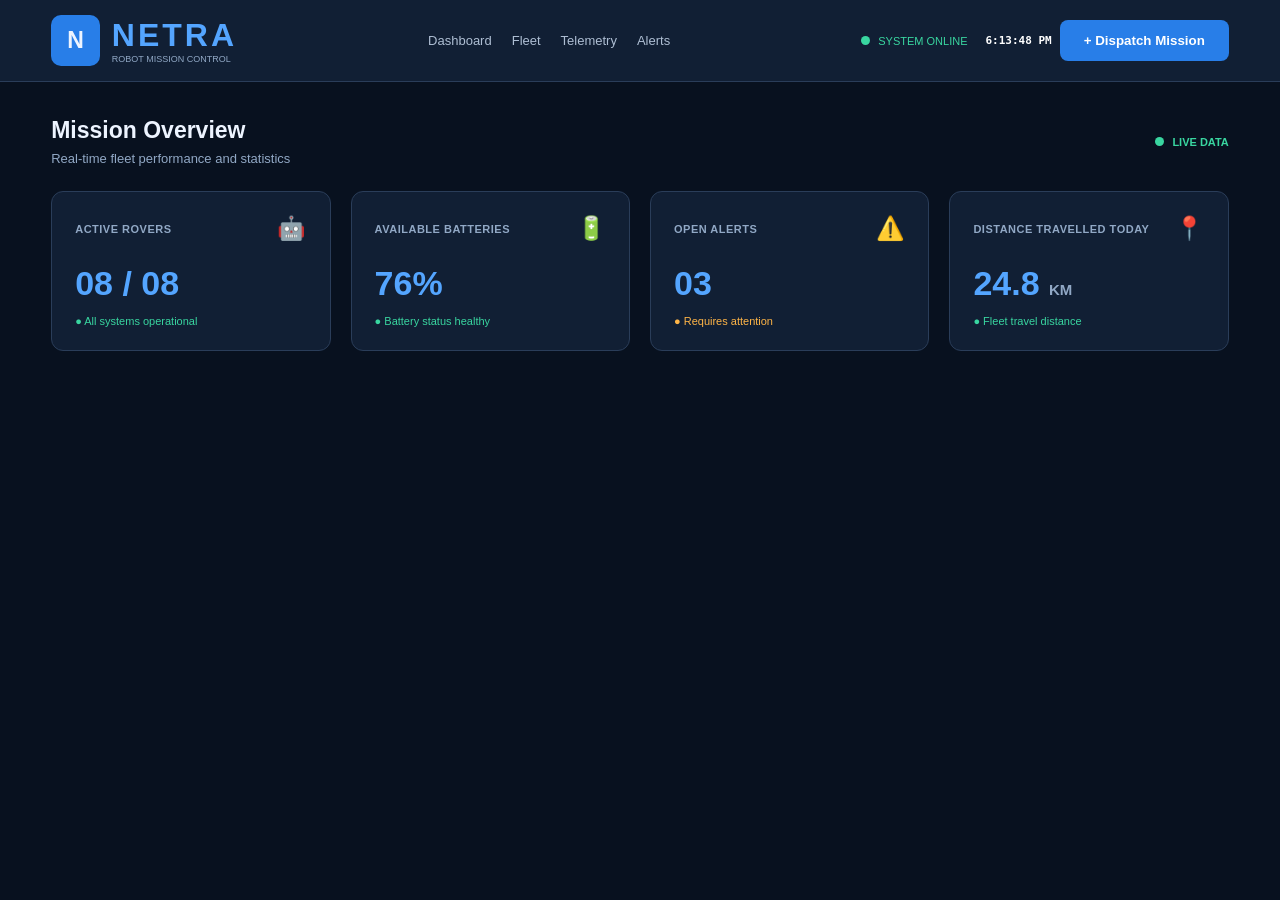
<file: index.html>
<!DOCTYPE html>
<html lang="en">
<head>
    <meta charset="UTF-8">
    <meta name="viewport" content="width=device-width, initial-scale=1.0">

    <title>NETRA - Robot Mission Control</title>

    <link rel="stylesheet" href="style.css">
</head>

<body>

    <!-- HEADER -->
    <header class="topbar">

        <div class="brand">
            <div class="brand-logo">N</div>

            <div>
                <h1>NETRA</h1>
                <p>ROBOT MISSION CONTROL</p>
            </div>
        </div>

        <nav>
            <a href="#dashboard">Dashboard</a>
            <a href="#fleet">Fleet</a>
            <a href="#telemetry">Telemetry</a>
            <a href="#alerts">Alerts</a>
        </nav>

        <div class="header-right">

            <span class="online-dot"></span>
            <span>SYSTEM ONLINE</span>

            <strong id="clock">--:--:--</strong>

            <button id="dispatch-open">
                + Dispatch Mission
            </button>

        </div>

    </header>


    <!-- DASHBOARD -->
    <main>

        <section class="dashboard" id="dashboard">

            <div class="section-heading">
                <div>
                    <h2>Mission Overview</h2>
                    <p>Real-time fleet performance and statistics</p>
                </div>

                <span class="live-status">
                    <span class="online-dot"></span>
                    LIVE DATA
                </span>
            </div>


            <!-- STATISTICS CARDS -->
            <div class="stats-grid">

                <!-- CARD 1 -->
                <div class="stat-card">

                    <div class="stat-top">
                        <span>ACTIVE ROVERS</span>
                        <span class="stat-icon">🤖</span>
                    </div>

                    <h2>08 / 08</h2>

                    <p class="positive">
                        ● All systems operational
                    </p>

                </div>


                <!-- CARD 2 -->
                <div class="stat-card">

                    <div class="stat-top">
                        <span>AVAILABLE BATTERIES</span>
                        <span class="stat-icon">🔋</span>
                    </div>

                    <h2>76%</h2>

                    <p class="positive">
                        ● Battery status healthy
                    </p>

                </div>


                <!-- CARD 3 -->
                <div class="stat-card">

                    <div class="stat-top">
                        <span>OPEN ALERTS</span>
                        <span class="stat-icon">⚠️</span>
                    </div>

                    <h2>03</h2>

                    <p class="warning">
                        ● Requires attention
                    </p>

                </div>


                <!-- CARD 4 -->
                <div class="stat-card">

                    <div class="stat-top">
                        <span>DISTANCE TRAVELLED TODAY</span>
                        <span class="stat-icon">📍</span>
                    </div>

                    <h2>24.8 <small>KM</small></h2>

                    <p class="positive">
                        ● Fleet travel distance
                    </p>

                </div>

            </div>

        </section>

    </main>


    <script src="script.js"></script>

</body>
</html>
</file>
<file: style.css>
/* ========================
   GLOBAL STYLING
======================== */

* {
    box-sizing: border-box;
    margin: 0;
    padding: 0;
}

body {
    background: #08111f;
    color: #edf4ff;
    font-family: Arial, Helvetica, sans-serif;
    min-height: 100vh;
}


/* ========================
   HEADER
======================== */

.topbar {
    background: #111f34;
    min-height: 82px;

    display: flex;
    align-items: center;
    justify-content: space-between;

    gap: 20px;
    padding: 15px 4%;

    border-bottom: 1px solid #2a3d59;
}

.brand {
    display: flex;
    align-items: center;
    gap: 12px;
}

.brand-logo {
    background: #287ee8;
    padding: 12px 16px;

    font-size: 23px;
    font-weight: bold;

    border-radius: 10px;
}

.brand h1 {
    color: #54a5ff;
    letter-spacing: 3px;
}

.brand p {
    color: #91a8c5;
    font-size: 9px;
}


/* NAVIGATION */

nav {
    display: flex;
    gap: 20px;
}

nav a {
    color: #aebed3;
    font-size: 13px;
    text-decoration: none;
    transition: 0.3s;
}

nav a:hover {
    color: #54a5ff;
}


/* HEADER RIGHT */

.header-right {
    display: flex;
    align-items: center;
    gap: 8px;

    color: #39d6a0;
    font-size: 11px;
}

.online-dot {
    width: 9px;
    height: 9px;

    display: inline-block;

    background: #39d6a0;
    border-radius: 50%;
}

#clock {
    color: white;
    margin-left: 10px;
    font-family: monospace;
}


/* BUTTON */

button {
    background: #287ee8;
    color: white;

    border: 0;
    padding: 13px 24px;

    font-weight: bold;
    border-radius: 8px;

    cursor: pointer;
    transition: 0.3s;
}

button:hover {
    background: #1765c3;
}


/* ========================
   DASHBOARD
======================== */

.dashboard {
    padding: 35px 4%;
}


/* SECTION HEADING */

.section-heading {
    display: flex;
    align-items: center;
    justify-content: space-between;

    margin-bottom: 25px;
}

.section-heading h2 {
    font-size: 23px;
    color: #edf4ff;

    margin-bottom: 7px;
}

.section-heading p {
    color: #91a8c5;
    font-size: 13px;
}


/* LIVE STATUS */

.live-status {
    display: flex;
    align-items: center;
    gap: 8px;

    color: #39d6a0;
    font-size: 11px;
    font-weight: bold;
}


/* ========================
   STATISTICS GRID
======================== */

.stats-grid {
    display: grid;

    grid-template-columns: repeat(4, 1fr);

    gap: 20px;
}


/* ========================
   STATISTICS CARDS
======================== */

.stat-card {
    background: #111f34;

    border: 1px solid #2a3d59;
    border-radius: 12px;

    padding: 23px;

    transition: 0.3s;
}

.stat-card:hover {
    transform: translateY(-5px);

    border-color: #287ee8;

    box-shadow: 0 8px 25px rgba(0, 0, 0, 0.2);
}


/* CARD TOP */

.stat-top {
    display: flex;
    align-items: center;
    justify-content: space-between;

    color: #91a8c5;

    font-size: 11px;
    font-weight: bold;
    letter-spacing: 0.5px;
}

.stat-icon {
    font-size: 23px;
}


/* CARD NUMBER */

.stat-card h2 {
    font-size: 34px;

    margin: 22px 0 12px;

    color: #54a5ff;
}

.stat-card h2 small {
    font-size: 15px;
    color: #91a8c5;
}


/* CARD DESCRIPTION */

.stat-card p {
    font-size: 11px;
}

.positive {
    color: #39d6a0;
}

.warning {
    color: #ffb547;
}


/* ========================
   RESPONSIVE DESIGN
======================== */

@media (max-width: 1100px) {

    .topbar {
        flex-wrap: wrap;
    }

    .stats-grid {
        grid-template-columns: repeat(2, 1fr);
    }

}


@media (max-width: 600px) {

    .topbar {
        flex-direction: column;
        align-items: flex-start;
    }

    nav {
        flex-wrap: wrap;
        gap: 15px;
    }

    .header-right {
        flex-wrap: wrap;
    }

    .stats-grid {
        grid-template-columns: 1fr;
    }

    .section-heading {
        align-items: flex-start;
        gap: 15px;
        flex-direction: column;
    }

}
</file>
